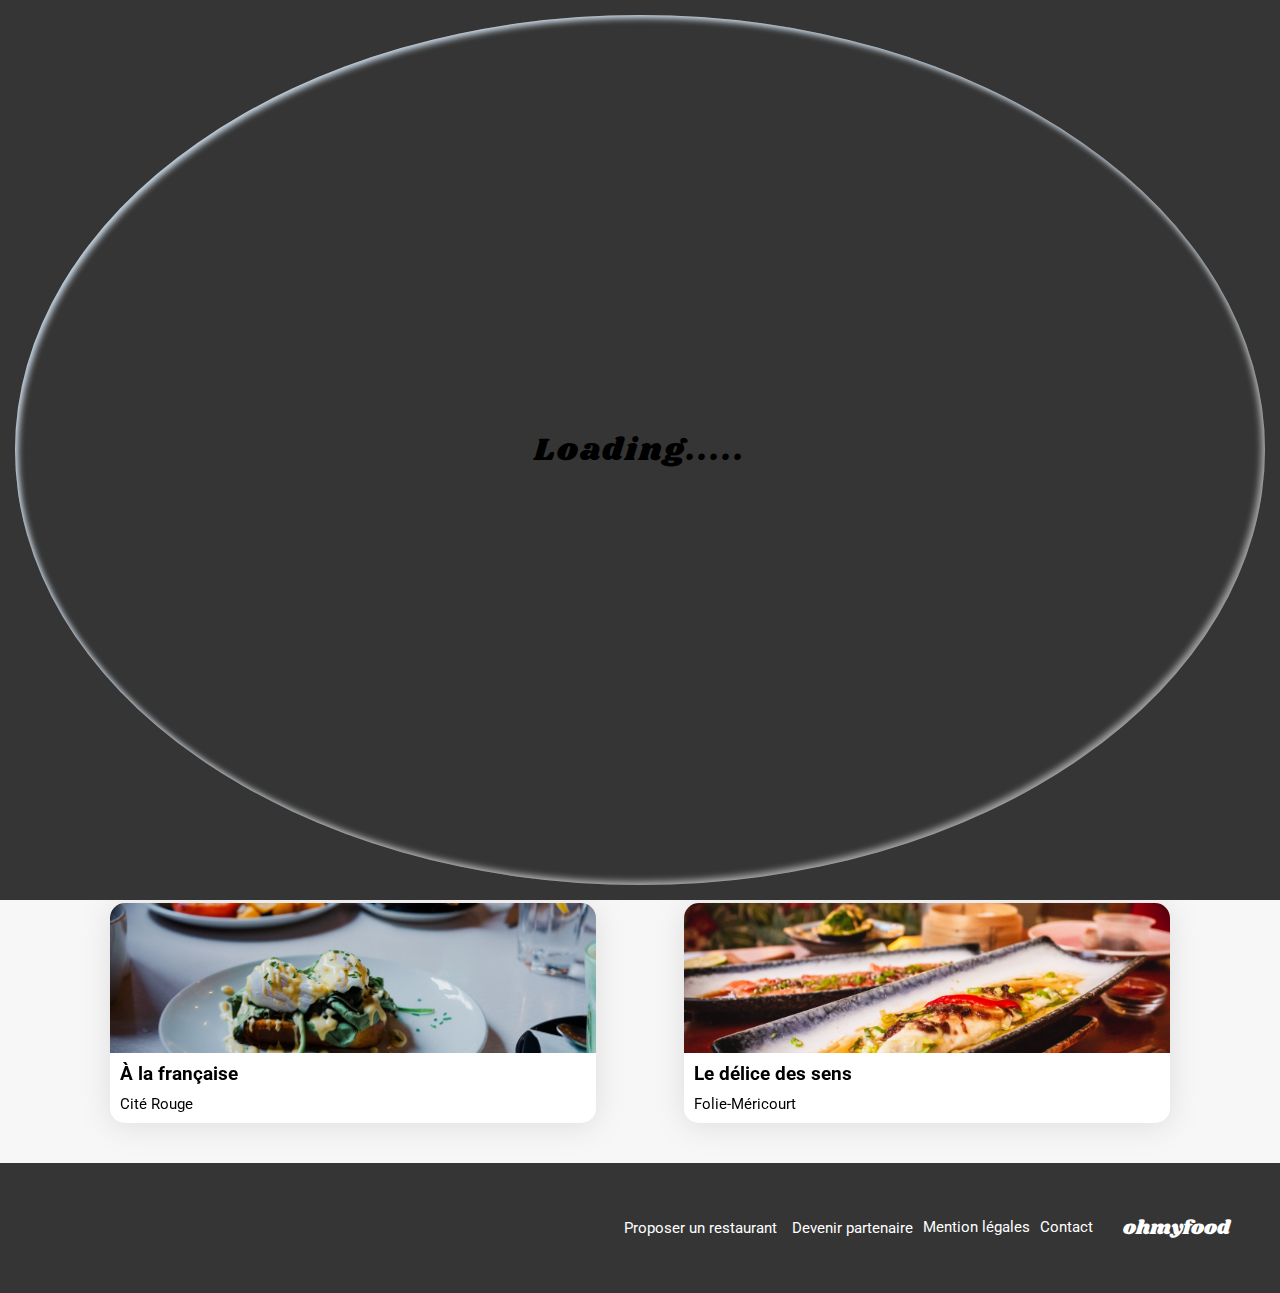
<file: index.html>
<!DOCTYPE html>
<html lang="fr">

<head>
    <meta charset="UTF-8">
    <meta http-equiv="X-UA-Compatible" content="IE=edge">
    <meta name="viewport" content="width=device-width, initial-scale=1.0">
    <title>Ohmyfood</title>
    <link rel="stylesheet" type="text/css" href="css/styles.css">
    <link rel="preconnect" href="https://fonts.googleapis.com">
    <link rel="preconnect" href="https://fonts.gstatic.com" crossorigin>
    <link href="https://fonts.googleapis.com/css2?family=Shrikhand&display=swap" rel="stylesheet">
    <link rel="preconnect" href="https://fonts.googleapis.com">
    <link rel="preconnect" href="https://fonts.gstatic.com" crossorigin>
    <link rel="preconnect" href="https://fonts.googleapis.com">
    <link rel="preconnect" href="https://fonts.gstatic.com" crossorigin>
    <link href="https://fonts.googleapis.com/css2?family=Roboto&display=swap" rel="stylesheet">
    <link rel="stylesheet" href="https://cdnjs.cloudflare.com/ajax/libs/font-awesome/6.2.1/css/all.min.css"
        integrity="sha512-MV7K8+y+gLIBoVD59lQIYicR65iaqukzvf/nwasF0nqhPay5w/9lJmVM2hMDcnK1OnMGCdVK+iQrJ7lzPJQd1w=="
        crossorigin="anonymous" referrerpolicy="no-referrer">
</head>

<body>
    <div class="loader">
        <div class="box-1">
        </div>
        <span>
            Loading.....
        </span>
        </div>
        <div class="content">
    <header>
        <nav class="logo_and_back">
            <img id="logo" src="images/logo/ohmyfood.png" alt="logo ohmyfood">
        </nav>
        <div class="localisation">
            <i class="fa-solid fa-location-dot"></i>
            <p>Paris, Belleville</p>
        </div>
    </header>
    <main>
        <section class="intro">
            <h1>Réservez le menu qui vous convient</h1>
            <p>Découvrez des restaurants d'exception, sélectionnés par nos soins.</p>
            <button>Explorer nos restaurants</button>
        </section>
        <section class="fonctionnement">
            <h2>Fonctionnement</h2>
            <ol class="fonctionnement_liste">
                <li>
                    <div class="icons_fonctionnement"><i class="fa-solid fa-mobile-screen-button"></i></div>
                    <p>Choissisez
                        un restaurant</p>
                </li>
                <li>
                    <div class="icons_fonctionnement"><i class="fa-solid fa-list-ul"></i></div>
                    <p>Composez votre menu</p>
                </li>
                <li>
                    <div class="icons_fonctionnement"><i class="fa-solid fa-store"></i></div>
                    <p>Dégustez au restaurant</p>
                </li>
            </ol>
        </section>
        <section id="restaurants">
            <h2>Restaurants</h2>
            <div class="cards">
                <article class="card la_palette_du_gout"> 
                    <div class="card-content">
                    <a href="lapalettedugout.html">
                        <div class="new_restaurant">
                            <p>Nouveau</p>
                        </div>
                        <img src="images/restaurants/jay-wennington-N_Y88TWmGwA-unsplash.jpg" alt="la palette du gout">
                            <div class="card-text">
                                <h3>La palette du goût</h3>
                                <p>Ménilmontant</p>
                            </div>
                    </a>
                    <div class="icon_card">
                        <i class="fa-solid fa-heart"></i>
                    </div>
            </div>
            </article>
                <article class="card la_note_enchantée">
                    <div class="card-content">
                    <a href="lanoteenchantee.html">
                    <div class="new_restaurant">
                        <p>Nouveau</p>
                    </div>
                    <img src="images/restaurants/stil-u2Lp8tXIcjw-unsplash.jpg" alt="la note enchantée">
                        <div class="card-text">
                            <h3>La note enchantée</h3>
                            <p>Charonne</p>
                        </div>
                    </a>
                        <div class="icon_card">
                            <i class="fa-solid fa-heart"></i>
                        </div>
                    </div>
                </article>
                <article class="card a_la_francaise">
                    <div class="card-content">
                    <a href="alafrancaise.html">
                    <img src="images/restaurants/toa-heftiba-DQKerTsQwi0-unsplash.jpg" alt="à la française">
                        <div class="card-text">
                            <h3>À la française</h3>
                            <p>Cité Rouge</p>
                        </div>
                    </a>
                        <div class="icon_card">
                            <i class="fa-solid fa-heart"></i>
                        </div>
                    </div>
                </article>
                <article class="card le_délices_des_sens">
                    <div class="card-content">
                    <a href="ledelicedessens.html">
                    <img src="images/restaurants/louis-hansel-shotsoflouis-qNBGVyOCY8Q-unsplash.jpg"
                        alt="le délice des sens">
                        <div class="card-text">
                            <h3>Le délice des sens</h3>
                            <p>Folie-Méricourt</p>
                        </div>
                    </a>
                        <div class="icon_card">
                            <i class="fa-solid fa-heart"></i>
                        </div>
                    </div>
                </article>
            
            </div>
        </section>
    </main>
    <footer>
        <h3>ohmyfood</h3>
        <div class="content_footer">
            <div class="footer_icons">
                <i class="fa-solid fa-utensils"></i>
                <p>Proposer un restaurant</p>
            </div>
            <div class="footer_icons">
                <i class="fa-solid fa-handshake-angle"></i>
                <p>Devenir partenaire</p>
            </div>
            <p>Mention légales</p>
            <p><a href="mailto:email@exemple.com?subject=Sujetdumessage">Contact</a></p>        </div>
    </footer>
        </div>
</body>


</html>
</file>
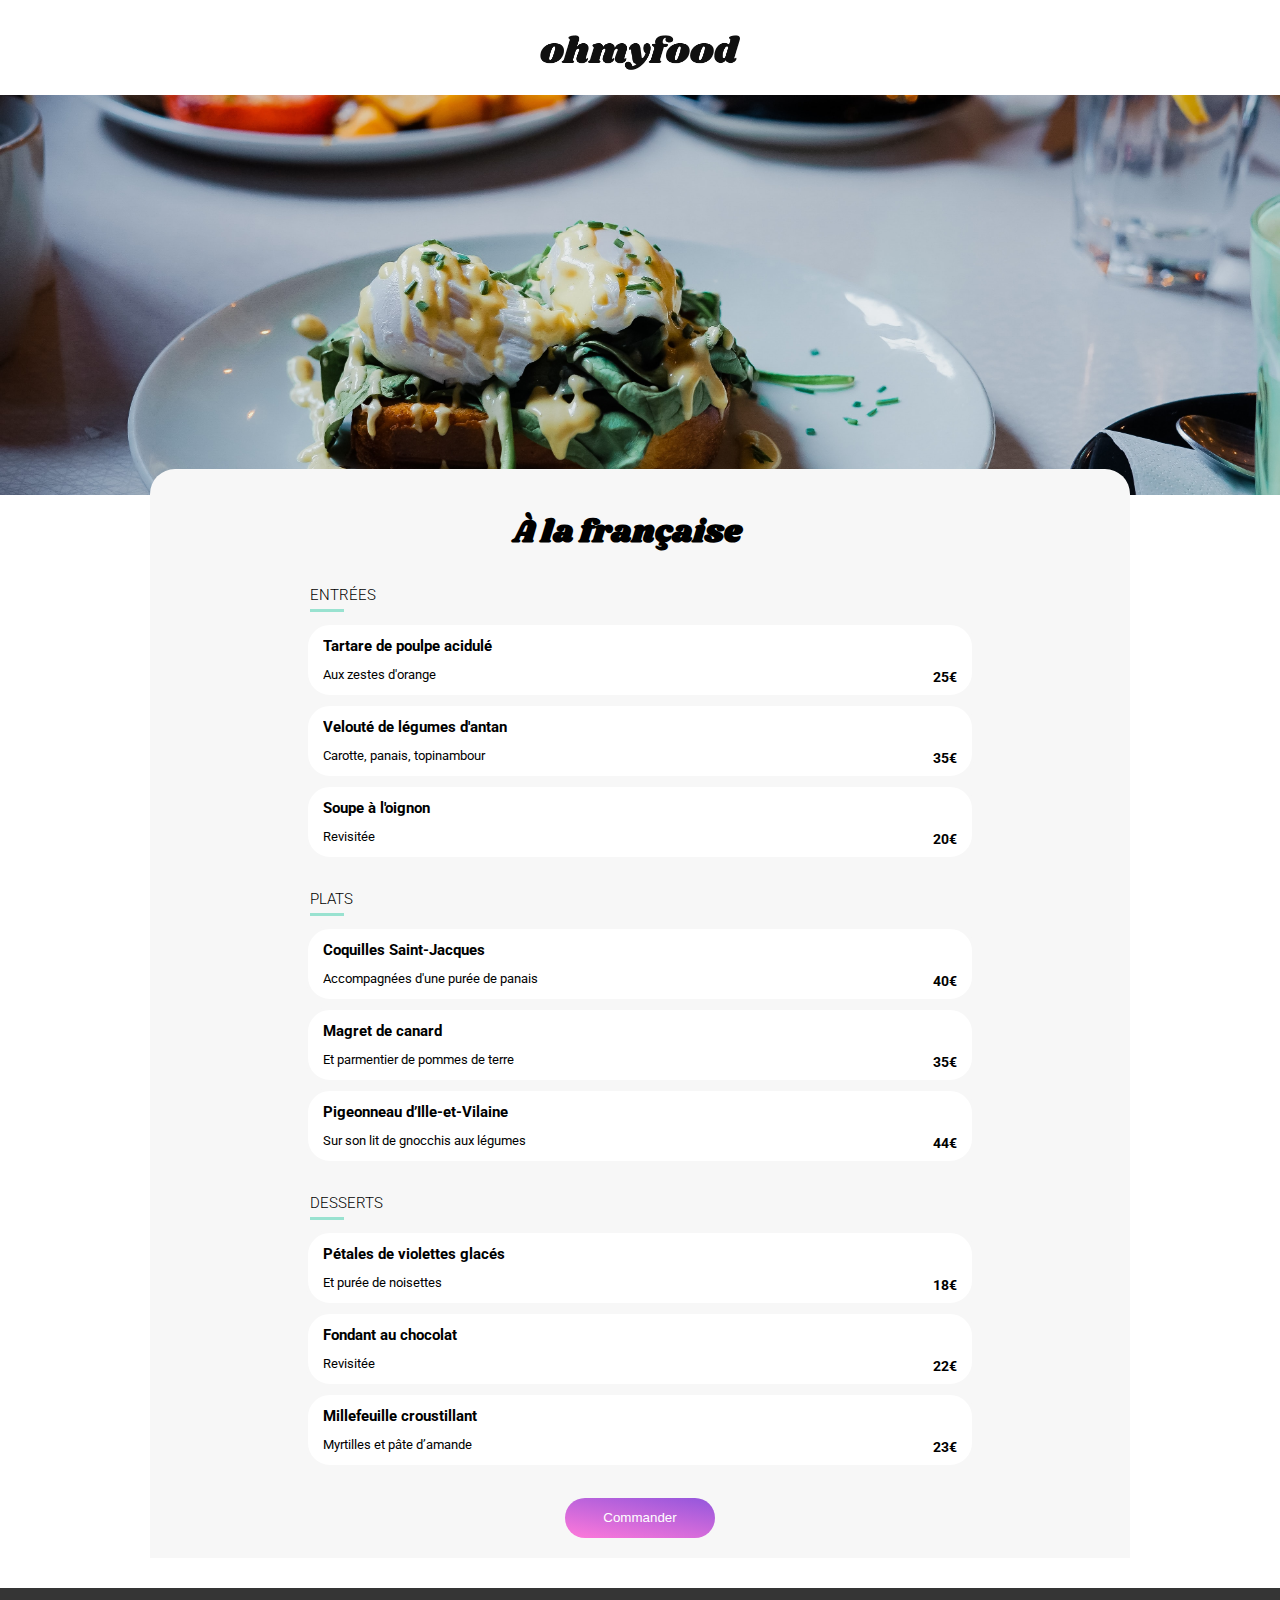
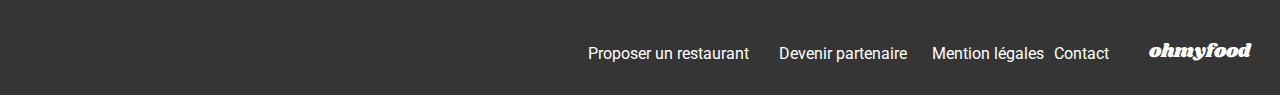
<file: alafrancaise.html>
<!DOCTYPE html>
<html lang="fr">
        <head>
            <meta charset="UTF-8">
            <meta http-equiv="X-UA-Compatible" content="IE=edge">
            <meta name="viewport" content="width=device-width, initial-scale=1.0">
            <title>Menu - À la française</title>
            <link rel="stylesheet" type="text/css" href="css/menus.css">
            <link rel="preconnect" href="https://fonts.googleapis.com">
            <link rel="preconnect" href="https://fonts.gstatic.com" crossorigin>
            <link href="https://fonts.googleapis.com/css2?family=Shrikhand&display=swap" rel="stylesheet">
            <link rel="preconnect" href="https://fonts.googleapis.com">
            <link rel="preconnect" href="https://fonts.gstatic.com" crossorigin>
            <link rel="preconnect" href="https://fonts.googleapis.com">
            <link rel="preconnect" href="https://fonts.gstatic.com" crossorigin>
            <link href="https://fonts.googleapis.com/css2?family=Roboto&display=swap" rel="stylesheet">
            <link rel="stylesheet" href="https://cdnjs.cloudflare.com/ajax/libs/font-awesome/6.2.1/css/all.min.css"
                integrity="sha512-MV7K8+y+gLIBoVD59lQIYicR65iaqukzvf/nwasF0nqhPay5w/9lJmVM2hMDcnK1OnMGCdVK+iQrJ7lzPJQd1w=="
                crossorigin="anonymous" referrerpolicy="no-referrer">
        </head>

<body>
    <header>
        <nav class="logo_and_back">
            <a href="index.html">
                <i class="fa-solid fa-arrow-left"></i></a>
            <div class="logo_header">
                <img id="logo" src="images/logo/ohmyfood.png" alt="logo ohmyfood">
            </div>
        </nav>
    </header>

    <main>
        <span>
            <img src="./images/restaurants/toa-heftiba-DQKerTsQwi0-unsplash.jpg" alt="la_palette_du_gout">
        </span>
        <section class="menus">
            <div class="name_restaurant">
                <h1>À la française</h1>
                <i class="fa-solid fa-heart"></i>
            </div>
            <article class="border_list">
                <h2>Entrées</h2>
            </article>
            <article class="card">
                <div class="description_menu">
                    <h3>Tartare de poulpe acidulé</h3>
                    <p>Aux zestes d'orange</p>
                </div>
                <div class="price_menu">
                    <span class="price_value">25<span class="euro">€</span></span>
                    <span class="logo_menu"><i class="fa-solid fa-circle-check"></i></span>
                </div>
            </article>
            <article class="card">
                <div class="description_menu">
                    <h3>Velouté de légumes d'antan</h3>
                    <p>Carotte, panais, topinambour</p>
                </div>
                <div class="price_menu">
                    <span class="price_value">35<span class="euro">€</span></span>
                    <span class="logo_menu"><i class="fa-solid fa-circle-check"></i></span>
                </div>
            </article>
            <article class="card">
                <div class="description_menu">
                    <h3>Soupe à l'oignon</h3>
                    <p>Revisitée</p>
                </div>
                <div class="price_menu">
                    <span class="price_value">20<span class="euro">€</span></span>
                    <span class="logo_menu"><i class="fa-solid fa-circle-check"></i></span>
                </div>
            </article>
            <article class="border_list">
                <h2>Plats</h2>
            </article>
            <article class="card">
                <div class="description_menu">
                    <h3>Coquilles Saint-Jacques</h3>
                    <p>Accompagnées d'une purée de panais</p>
                </div>
                <div class="price_menu">
                    <span class="price_value">40<span class="euro">€</span></span>
                    <span class="logo_menu"><i class="fa-solid fa-circle-check"></i></span>
                </div>
            </article>
            <article class="card">
                <div class="description_menu">
                    <h3>Magret de canard</h3>
                    <p>Et parmentier de pommes de terre</p>
                </div>
                <div class="price_menu">
                    <span class="price_value">35<span class="euro">€</span></span>
                    <span class="logo_menu"><i class="fa-solid fa-circle-check"></i></span>
                </div>
            </article>
            <article class="card">
                <div class="description_menu">
                    <h3>Pigeonneau d’Ille-et-Vilaine</h3>
                    <p>Sur son lit de gnocchis aux légumes</p>
                </div>
                <div class="price_menu">
                    <span class="price_value">44<span class="euro">€</span></span>
                    <span class="logo_menu"><i class="fa-solid fa-circle-check"></i></span>
                </div>
            </article>
            <article class="border_list">
                <h2>Desserts</h2>
            </article>
            <article class="card">
                <div class="description_menu">
                    <h3>Pétales de violettes glacés</h3>
                    <p>Et purée de noisettes</p>
                </div>
                <div class="price_menu">
                    <span class="price_value">18<span class="euro">€</span></span>
                    <span class="logo_menu"><i class="fa-solid fa-circle-check"></i></span>
                </div>
            </article>
            <article class="card">
                <div class="description_menu">
                    <h3>Fondant au chocolat</h3>
                    <p>Revisitée</p>
                </div>
                <div class="price_menu">
                    <span class="price_value">22<span class="euro">€</span></span>
                    <span class="logo_menu"><i class="fa-solid fa-circle-check"></i></span>
                </div>
            </article>
            <article class="card">
                <div class="description_menu">
                    <h3>Millefeuille croustillant</h3>
                    <p>Myrtilles et pâte d’amande</p>
                </div>
                <div class="price_menu">
                    <span class="price_value">23<span class="euro">€</span></span>
                    <span class="logo_menu"><i class="fa-solid fa-circle-check"></i></span>
                </div>
            </article>
            <div class="btn_commander">
                <button>Commander</button>
            </div>
        </section>
    </main>
    <footer>
        <h3>ohmyfood</h3>
        <div class="content_footer">
        <div class="footer_icons">
            <i class="fa-solid fa-utensils"></i>
            <p>Proposer un restaurant</p>
        </div>
        <div class="footer_icons">
            <i class="fa-solid fa-handshake-angle"></i>
            <p>Devenir partenaire</p>
        </div>
        <p>Mention légales</p>
        <p><a href="mailto:email@exemple.com?subject=Sujetdumessage">Contact</a></p>    </div>
    </footer>
</body>
</html>
</file>
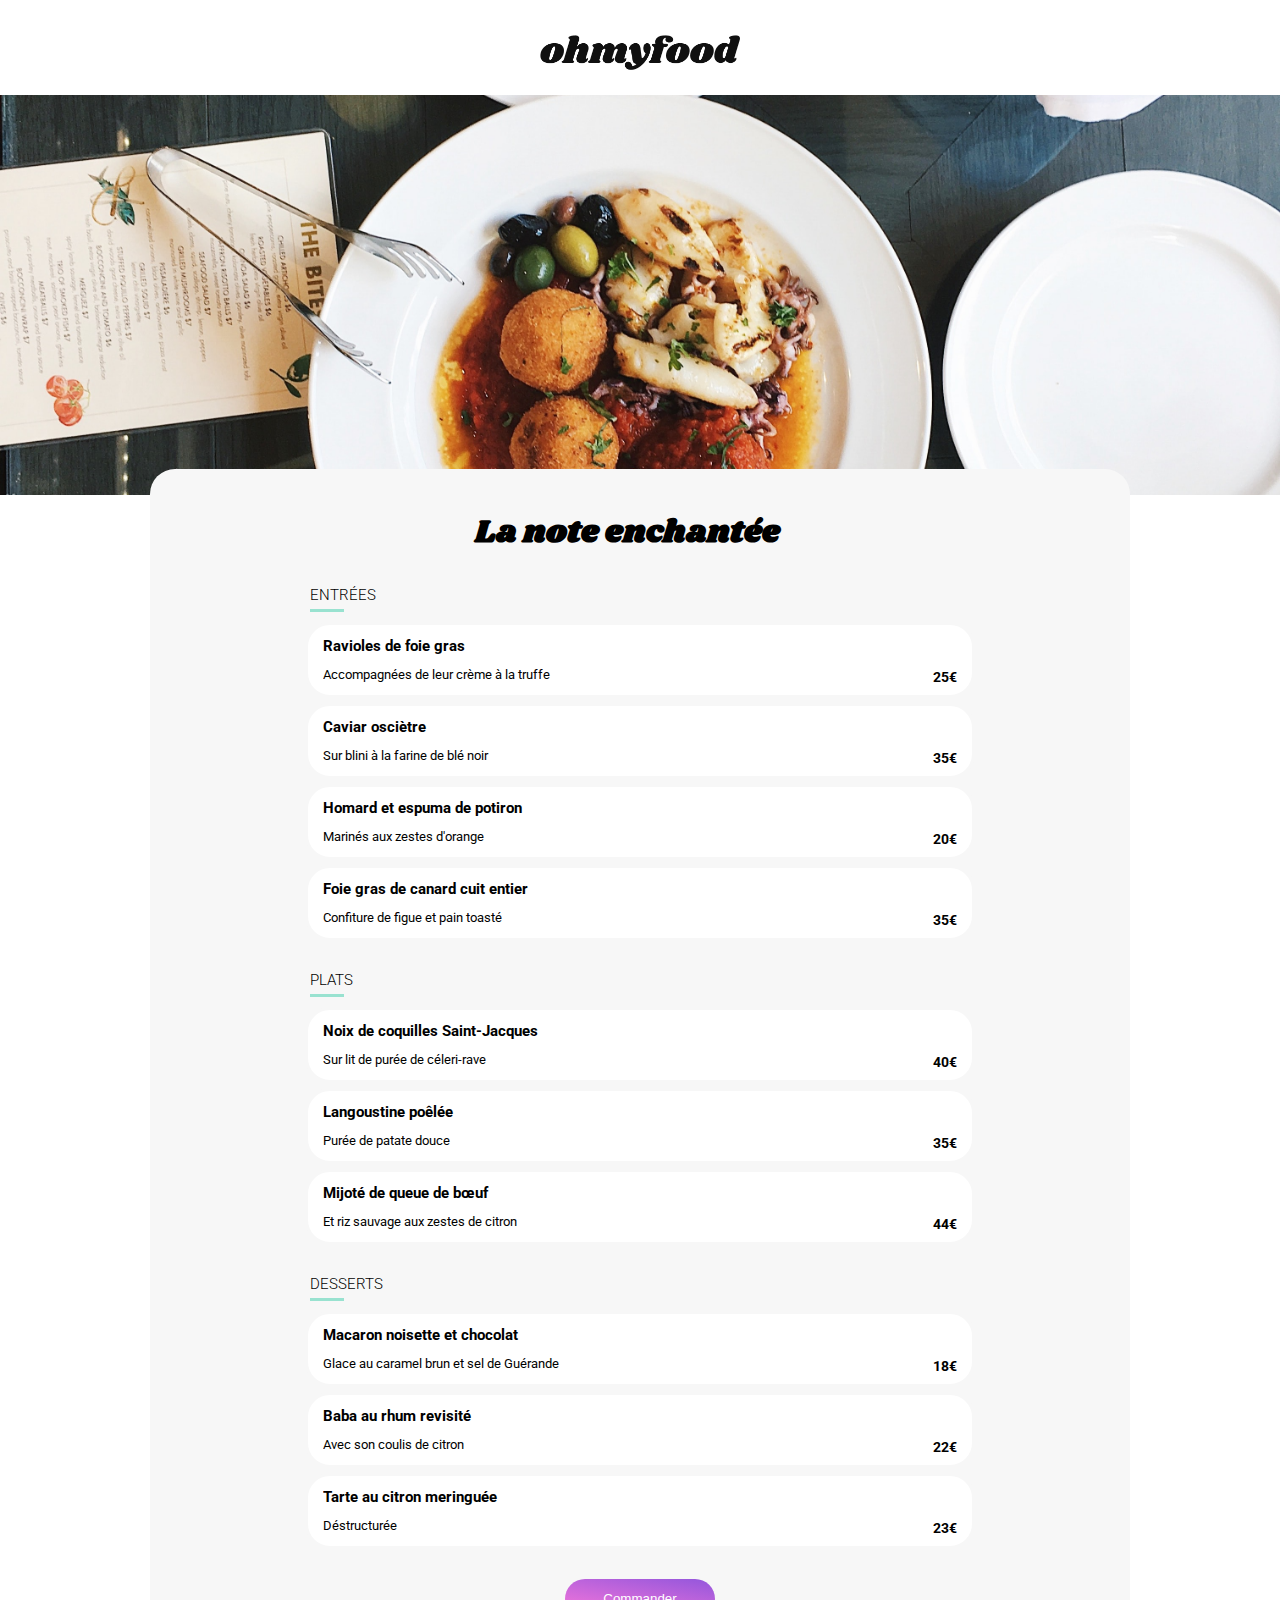
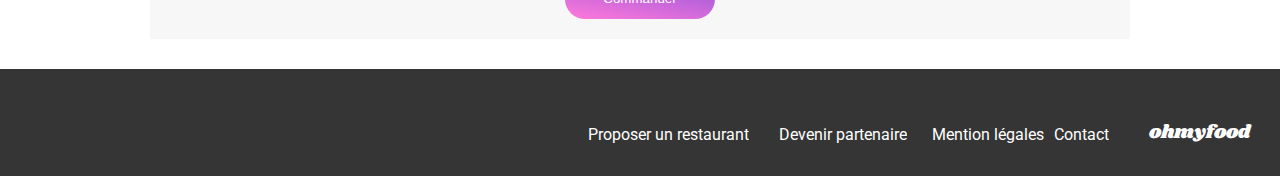
<file: lanoteenchantee.html>
<!DOCTYPE html>
<html lang="fr">

        <head>
            <meta charset="UTF-8">
            <meta http-equiv="X-UA-Compatible" content="IE=edge">
            <meta name="viewport" content="width=device-width, initial-scale=1.0">
            <title>Menu - La note enchantée</title>
            <link rel="stylesheet" type="text/css" href="css/menus.css">
            <link rel="preconnect" href="https://fonts.googleapis.com">
            <link rel="preconnect" href="https://fonts.gstatic.com" crossorigin>
            <link href="https://fonts.googleapis.com/css2?family=Shrikhand&display=swap" rel="stylesheet">
            <link rel="preconnect" href="https://fonts.googleapis.com">
            <link rel="preconnect" href="https://fonts.gstatic.com" crossorigin>
            <link rel="preconnect" href="https://fonts.googleapis.com">
            <link rel="preconnect" href="https://fonts.gstatic.com" crossorigin>
            <link href="https://fonts.googleapis.com/css2?family=Roboto&display=swap" rel="stylesheet">
            <link rel="stylesheet" href="https://cdnjs.cloudflare.com/ajax/libs/font-awesome/6.2.1/css/all.min.css"
                integrity="sha512-MV7K8+y+gLIBoVD59lQIYicR65iaqukzvf/nwasF0nqhPay5w/9lJmVM2hMDcnK1OnMGCdVK+iQrJ7lzPJQd1w=="
                crossorigin="anonymous" referrerpolicy="no-referrer">
        </head>

<body>
    <header>
        <nav class="logo_and_back">
            <a href="index.html">
                <i class="fa-solid fa-arrow-left"></i></a>
            <div class="logo_header">
                <img id="logo" src="images/logo/ohmyfood.png" alt="logo ohmyfood">
            </div>
        </nav>
    </header>

    <main>
        <span>
            <img src="./images/restaurants/stil-u2Lp8tXIcjw-unsplash.jpg" alt="la_palette_du_gout">
        </span>
        <section class="menus">
            <div class="name_restaurant">
                <h1>La note enchantée</h1>
                <i class="fa-solid fa-heart"></i>
            </div>
            <article class="border_list">
                <h2>Entrées</h2>
            </article>
            <article class="card">
                <div class="description_menu">
                    <h3>Ravioles de foie gras</h3>
                    <p>Accompagnées de leur crème à la truffe</p>
                </div>
                <div class="price_menu">
                    <span class="price_value">25<span class="euro">€</span>
                </span>
                    <span class="logo_menu"><i class="fa-solid fa-circle-check"></i></span>
                </div>
            </article>
            <article class="card">
                <div class="description_menu">
                    <h3>Caviar osciètre</h3>
                    <p>Sur blini à la farine de blé noir</p>
                </div>
                <div class="price_menu">
                    <span class="price_value">35<span class="euro">€</span></span>
                    <span class="logo_menu"><i class="fa-solid fa-circle-check"></i></span>
                </div>
            </article>
            <article class="card">
                <div class="description_menu">
                    <h3>Homard et espuma de potiron</h3>
                    <p>Marinés aux zestes d'orange</p>
                </div>
                <div class="price_menu">
                    <span class="price_value">20<span class="euro">€</span></span>
                    <span class="logo_menu"><i class="fa-solid fa-circle-check"></i></span>
                </div>
            </article>
            <article class="card">
                <div class="description_menu">
                    <h3>Foie gras de canard cuit entier</h3>
                    <p>Confiture de figue et pain toasté</p>
                </div>
                <div class="price_menu">
                    <span class="price_value">35<span class="euro">€</span></span>
                    <span class="logo_menu"><i class="fa-solid fa-circle-check"></i></span>
                </div>
            </article>
            <article class="border_list">
                <h2>Plats</h2>
            </article>
            <article class="card">
                <div class="description_menu">
                    <h3>Noix de coquilles Saint-Jacques</h3>
                    <p>Sur lit de purée de céleri-rave</p>
                </div>
                <div class="price_menu">
                    <span class="price_value">40<span class="euro">€</span></span>
                    <span class="logo_menu"><i class="fa-solid fa-circle-check"></i></span>
                </div>
            </article>
            <article class="card">
                <div class="description_menu">
                    <h3>Langoustine poêlée</h3>
                    <p>Purée de patate douce</p>
                </div>
                <div class="price_menu">
                    <span class="price_value">35<span class="euro">€</span></span>
                    <span class="logo_menu"><i class="fa-solid fa-circle-check"></i></span>
                </div>
            </article>
            <article class="card">
                <div class="description_menu">
                    <h3>Mijoté de queue de bœuf </h3>
                    <p>Et riz sauvage aux zestes de citron</p>
                </div>
                <div class="price_menu">
                    <span class="price_value">44<span class="euro">€</span></span>
                    <span class="logo_menu"><i class="fa-solid fa-circle-check"></i></span>
                </div>
            </article>
            <article class="border_list">
                <h2>Desserts</h2>
            </article>
            <article class="card">
                <div class="description_menu">
                    <h3>Macaron noisette et chocolat</h3>
                    <p>Glace au caramel brun et sel de Guérande</p>
                </div>
                <div class="price_menu">
                    <span class="price_value">18<span class="euro">€</span></span>
                    <span class="logo_menu"><i class="fa-solid fa-circle-check"></i></span>
                </div>
            </article>
            <article class="card">
                <div class="description_menu">
                    <h3>Baba au rhum revisité </h3>
                    <p>Avec son coulis de citron</p>
                </div>
                <div class="price_menu">
                    <span class="price_value">22<span class="euro">€</span></span>
                    <span class="logo_menu"><i class="fa-solid fa-circle-check"></i></span>
                </div>
            </article>
            <article class="card">
                <div class="description_menu">
                    <h3>Tarte au citron meringuée</h3>
                    <p>Déstructurée</p>
                </div>
                <div class="price_menu">
                    <span class="price_value">23<span class="euro">€</span></span>
                    <span class="logo_menu"><i class="fa-solid fa-circle-check"></i></span>
                </div>
            </article>
            <div class="btn_commander">
                <button>Commander</button>
            </div>
        </section>
    </main>
    <footer>
        <h3>ohmyfood</h3>
        <div class="content_footer">
        <div class="footer_icons">
            <i class="fa-solid fa-utensils"></i>
            <p>Proposer un restaurant</p>
        </div>
        <div class="footer_icons">
            <i class="fa-solid fa-handshake-angle"></i>
            <p>Devenir partenaire</p>
        </div>
        <p>Mention légales</p>
        <p><a href="mailto:email@exemple.com?subject=Sujetdumessage">Contact</a></p>
        </div>
    </footer>
</body>
</html>
</file>
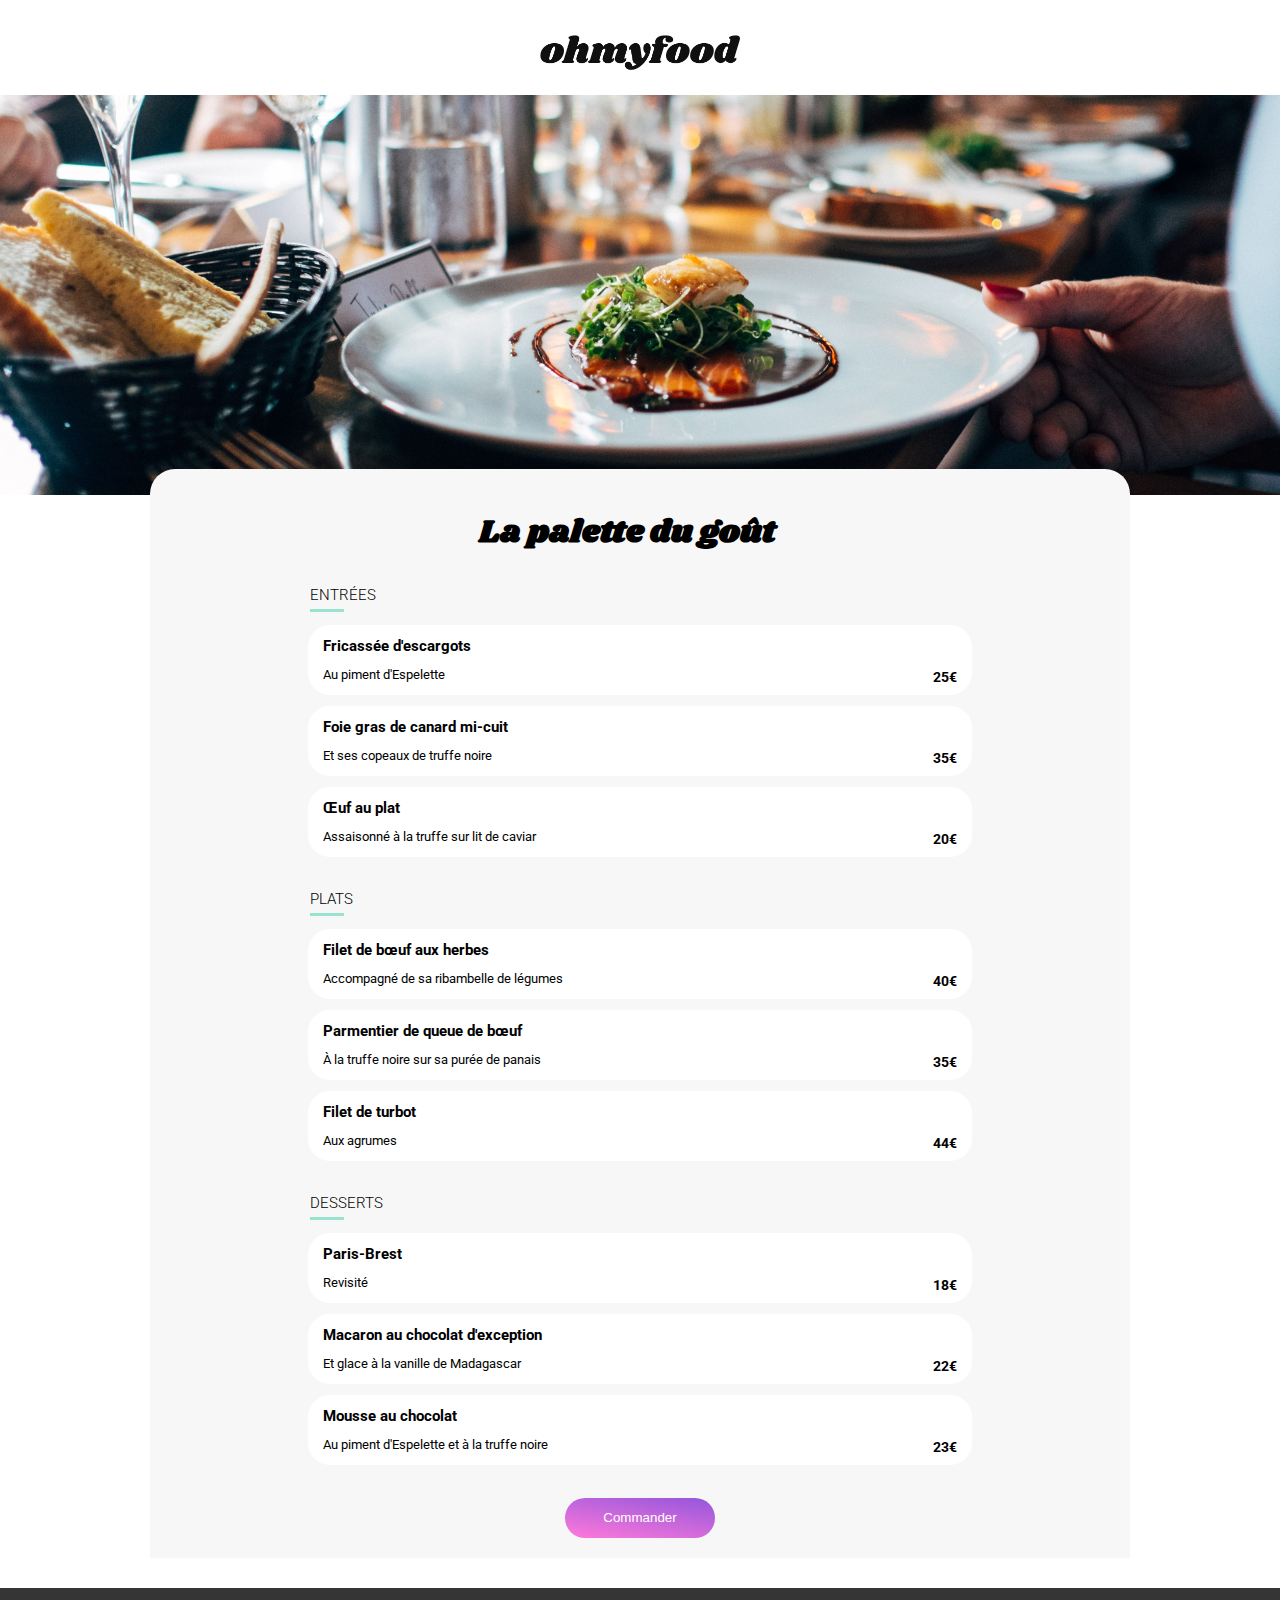
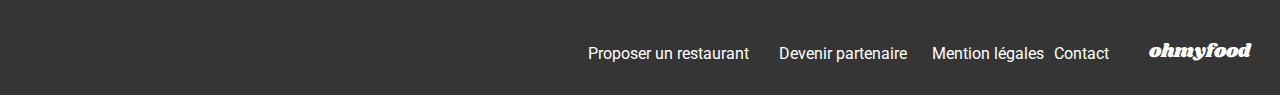
<file: lapalettedugout.html>
<!DOCTYPE html>
<html lang="fr">

<head>
    <meta charset="UTF-8">
    <meta http-equiv="X-UA-Compatible" content="IE=edge">
    <meta name="viewport" content="width=device-width, initial-scale=1.0">
    <title>Menu - La palette du goût</title>
    <link rel="stylesheet" type="text/css" href="css/menus.css">
    <link rel="preconnect" href="https://fonts.googleapis.com">
    <link rel="preconnect" href="https://fonts.gstatic.com" crossorigin>
    <link href="https://fonts.googleapis.com/css2?family=Shrikhand&display=swap" rel="stylesheet">
    <link rel="preconnect" href="https://fonts.googleapis.com">
    <link rel="preconnect" href="https://fonts.gstatic.com" crossorigin>
    <link rel="preconnect" href="https://fonts.googleapis.com">
    <link rel="preconnect" href="https://fonts.gstatic.com" crossorigin>
    <link href="https://fonts.googleapis.com/css2?family=Roboto&display=swap" rel="stylesheet">
    <link rel="stylesheet" href="https://cdnjs.cloudflare.com/ajax/libs/font-awesome/6.2.1/css/all.min.css"
        integrity="sha512-MV7K8+y+gLIBoVD59lQIYicR65iaqukzvf/nwasF0nqhPay5w/9lJmVM2hMDcnK1OnMGCdVK+iQrJ7lzPJQd1w=="
        crossorigin="anonymous" referrerpolicy="no-referrer">
</head>

<body>
    <header>
        <nav class="logo_and_back">
            <a href="index.html">
                <i class="fa-solid fa-arrow-left"></i></a>
            <div class="logo_header">
                <img id="logo" src="images/logo/ohmyfood.png" alt="logo ohmyfood">
            </div>
        </nav>
    </header>

    <main>
        <span>
            <img src="./images/restaurants/jay-wennington-N_Y88TWmGwA-unsplash.jpg" alt="la_palette_du_gout">
        </span>
        <section class="menus">
            <div class="name_restaurant">
                <h1>La palette du goût</h1>
                <i class="fa-solid fa-heart"></i>
            </div>
            <article class="border_list">
                <h2>Entrées</h2>
            </article>
            <article class="card">
                <div class="description_menu">
                    <h3>Fricassée d'escargots</h3>
                    <p>Au piment d'Espelette</p>
                </div>
                <div class="price_menu">
                    <span class="price_value">25<span class="euro">€</span></span>
                    <span class="logo_menu"><i class="fa-solid fa-circle-check"></i></span>
                </div>
            </article>
            <article class="card">
                <div class="description_menu">
                    <h3>Foie gras de canard mi-cuit</h3>
                    <p>Et ses copeaux de truffe noire</p>
                </div>
                <div class="price_menu">
                    <span class="price_value">
                        35<span class="euro">€</span></span>
                    <span class="logo_menu"><i class="fa-solid fa-circle-check"></i></span>
                </div>
            </article>
            <article class="card">
                <div class="description_menu">
                    <h3>Œuf au plat</h3>
                    <p>Assaisonné à la truffe sur lit de caviar</p>
                </div>
                <div class="price_menu">
                    <span class="price_value">20<span class="euro">€</span></span>
                    <span class="logo_menu"><i class="fa-solid fa-circle-check"></i></span>
                </div>
            </article>
            <article class="border_list">
                <h2>Plats</h2>
            </article>
            <article class="card">
                <div class="description_menu">
                    <h3>Filet de bœuf aux herbes</h3>
                    <p>Accompagné de sa ribambelle de légumes</p>
                </div>
                <div class="price_menu">
                    <span class="price_value">40<span class="euro">€</span></span>
                    <span class="logo_menu"><i class="fa-solid fa-circle-check"></i></span>
                </div>
            </article>
            <article class="card">
                <div class="description_menu">
                    <h3>Parmentier de queue de bœuf</h3>
                    <p>À la truffe noire sur sa purée de panais</p>
                </div>
                <div class="price_menu">
                    <span class="price_value">35<span class="euro">€</span></span>
                    <span class="logo_menu"><i class="fa-solid fa-circle-check"></i></span>
                </div>
            </article>
            <article class="card">
                <div class="description_menu">
                    <h3>Filet de turbot</h3>
                    <p>Aux agrumes</p>
                </div>
                <div class="price_menu">
                    <span class="price_value">44<span class="euro">€</span></span>
                    <span class="logo_menu"><i class="fa-solid fa-circle-check"></i></span>
                </div>
            </article>
            <article class="border_list">
                <h2>Desserts</h2>
            </article>
            <article class="card">
                <div class="description_menu">
                    <h3>Paris-Brest</h3>
                    <p>Revisité</p>
                </div>
                <div class="price_menu">
                    <span class="price_value">18<span class="euro">€</span></span>
                    <span class="logo_menu"><i class="fa-solid fa-circle-check"></i></span>
                </div>
            </article>
            <article class="card">
                <div class="description_menu">
                    <h3>Macaron au chocolat d'exception </h3>
                    <p>Et glace à la vanille de Madagascar</p>
                </div>
                <div class="price_menu">
                    <span class="price_value">22<span class="euro">€</span></span>
                    <span class="logo_menu"><i class="fa-solid fa-circle-check"></i></span>
                </div>
            </article>
            <article class="card">
                <div class="description_menu">
                    <h3>Mousse au chocolat </h3>
                    <p>Au piment d'Espelette et à la truffe noire</p>
                </div>
                <div class="price_menu">
                    <span class="price_value">23<span class="euro">€</span></span>
                    <span class="logo_menu"><i class="fa-solid fa-circle-check"></i></span>
                </div>
            </article>
            <div class="btn_commander">
                <button>Commander</button>
            </div>
        </section>
    </main>
    <footer>
        <h3>ohmyfood</h3>
        <div class="content_footer">
        <div class="footer_icons">
            <i class="fa-solid fa-utensils"></i>
            <p>Proposer un restaurant</p>
        </div>
        <div class="footer_icons">
            <i class="fa-solid fa-handshake-angle"></i>
            <p>Devenir partenaire</p>
        </div>
        <p>Mention légales</p>
        <p><a href="mailto:email@exemple.com?subject=Sujetdumessage">Contact</a></p>
        </div>
    </footer>
</body>

</html>
</file>
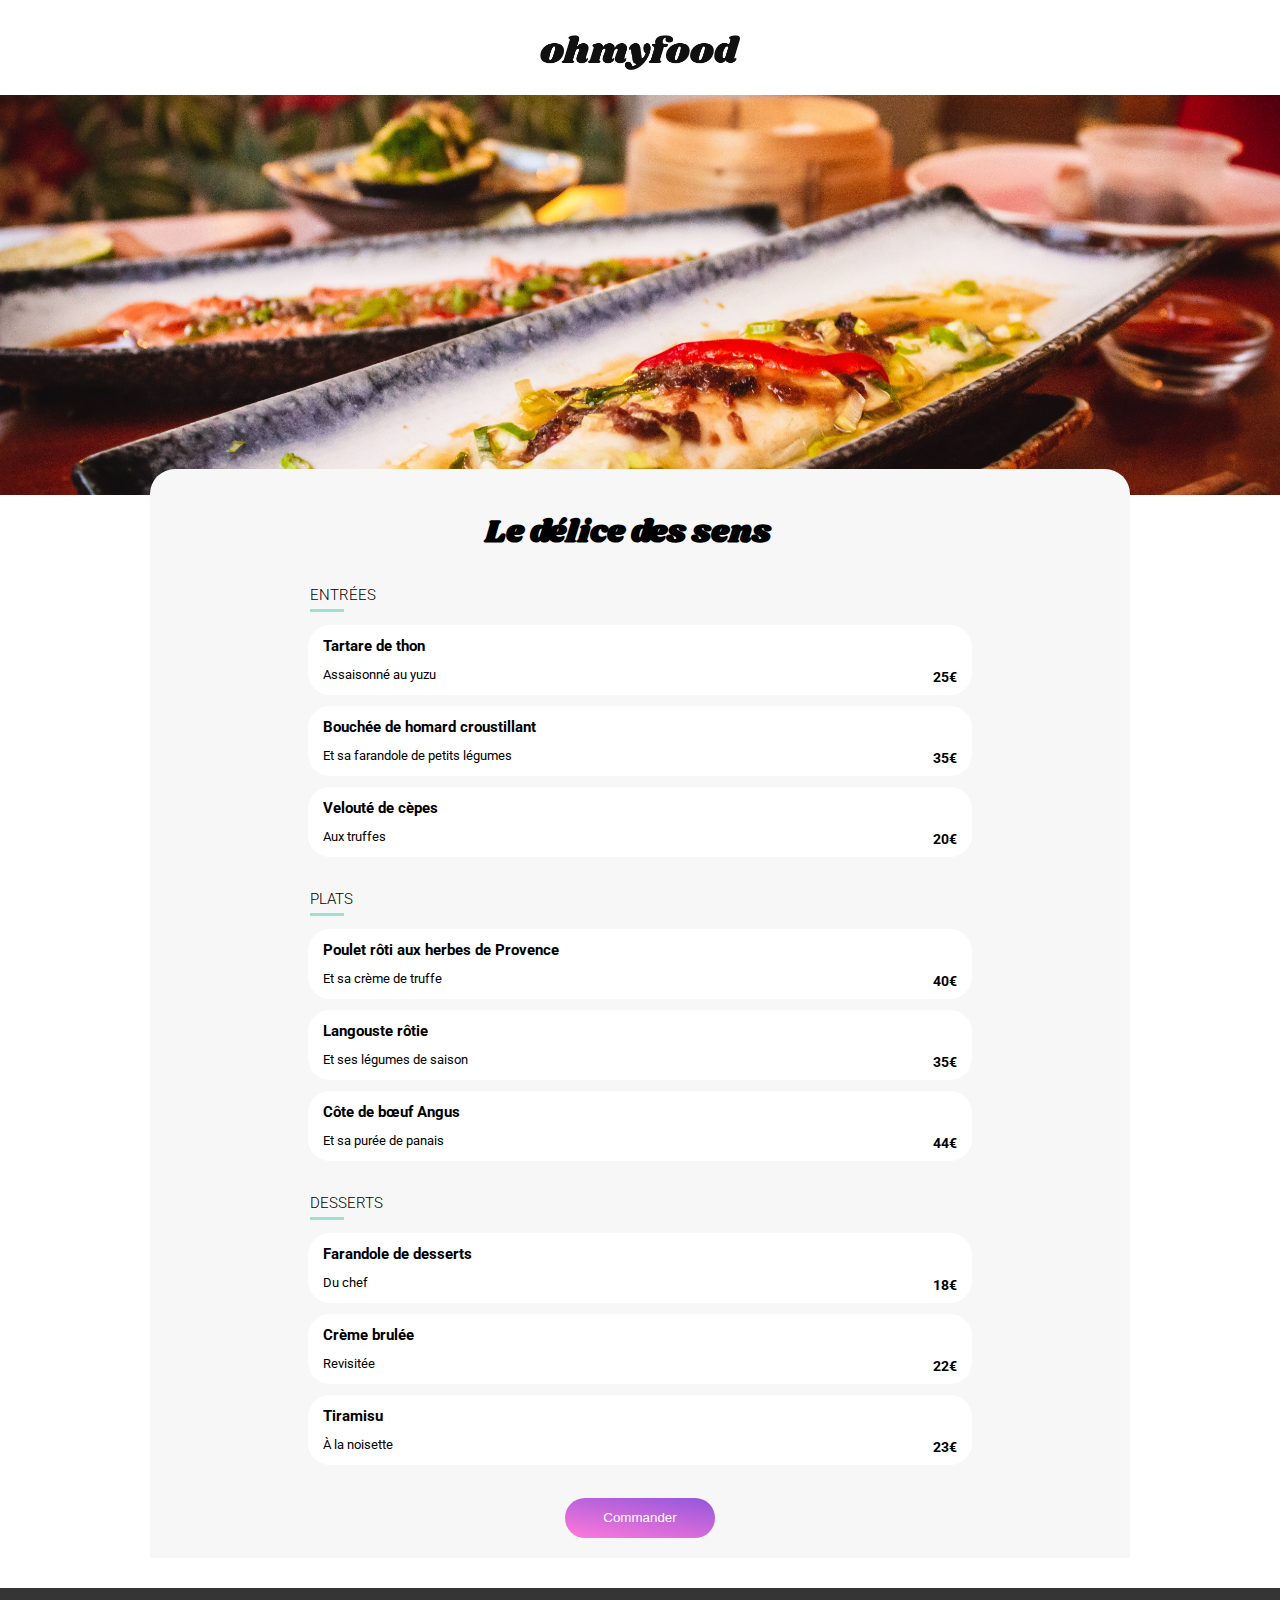
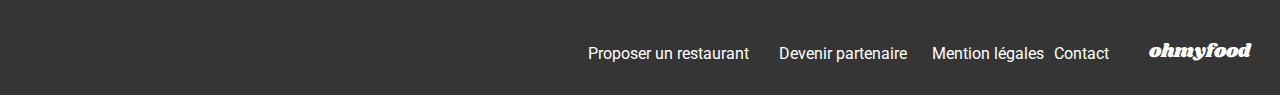
<file: ledelicedessens.html>
<!DOCTYPE html>
<html lang="fr">
        <head>
            <meta charset="UTF-8">
            <meta http-equiv="X-UA-Compatible" content="IE=edge">
            <meta name="viewport" content="width=device-width, initial-scale=1.0">
            <title>Menu - Le délice des sens</title>
            <link rel="stylesheet" type="text/css" href="css/menus.css">
            <link rel="preconnect" href="https://fonts.googleapis.com">
            <link rel="preconnect" href="https://fonts.gstatic.com" crossorigin>
            <link href="https://fonts.googleapis.com/css2?family=Shrikhand&display=swap" rel="stylesheet">
            <link rel="preconnect" href="https://fonts.googleapis.com">
            <link rel="preconnect" href="https://fonts.gstatic.com" crossorigin>
            <link rel="preconnect" href="https://fonts.googleapis.com">
            <link rel="preconnect" href="https://fonts.gstatic.com" crossorigin>
            <link href="https://fonts.googleapis.com/css2?family=Roboto&display=swap" rel="stylesheet">
            <link rel="stylesheet" href="https://cdnjs.cloudflare.com/ajax/libs/font-awesome/6.2.1/css/all.min.css"
                integrity="sha512-MV7K8+y+gLIBoVD59lQIYicR65iaqukzvf/nwasF0nqhPay5w/9lJmVM2hMDcnK1OnMGCdVK+iQrJ7lzPJQd1w=="
                crossorigin="anonymous" referrerpolicy="no-referrer">
        </head>

<body>
    <header>
        <nav class="logo_and_back">
            <a href="index.html">
                <i class="fa-solid fa-arrow-left"></i></a>
            <div class="logo_header">
                <img id="logo" src="images/logo/ohmyfood.png" alt="logo ohmyfood">
            </div>
        </nav>
    </header>

    <main>
        <span>
            <img src="./images/restaurants/louis-hansel-shotsoflouis-qNBGVyOCY8Q-unsplash.jpg" alt="la_palette_du_gout">
        </span>
        <section class="menus">
            <div class="name_restaurant">
                <h1>Le délice des sens</h1>
                <i class="fa-solid fa-heart"></i>
            </div>
            <article class="border_list">
                <h2>Entrées</h2>
            </article>
            <article class="card">
                <div class="description_menu">
                    <h3>Tartare de thon</h3>
                    <p>Assaisonné au yuzu</p>
                </div>
                 <div class="price_menu">
                    <span class="price_value">25<span class="euro">€</span></span>
                    <span class="logo_menu"><i class="fa-solid fa-circle-check"></i></span>
                </div>
            </article>
            <article class="card">
                <div class="description_menu">
                    <h3>Bouchée de homard croustillant</h3>
                    <p>Et sa farandole de petits légumes</p>
                </div>
                <div class="price_menu">
                    <span class="price_value">
                        35<span class="euro">€</span></span>
                    <span class="logo_menu"><i class="fa-solid fa-circle-check"></i></span>
                </div>
            </article>
            <article class="card">
                <div class="description_menu">
                    <h3>Velouté de cèpes</h3>
                    <p>Aux truffes</p>
                </div>
                <div class="price_menu">
                    <span class="price_value">20<span class="euro">€</span></span>
                    <span class="logo_menu"><i class="fa-solid fa-circle-check"></i></span>
                </div>
            </article>
            <article class="border_list">
                <h2>Plats</h2>
            </article>
            <article class="card">
                <div class="description_menu">
                    <h3>Poulet rôti aux herbes de Provence</h3>
                    <p>Et sa crème de truffe</p>
                </div>
                <div class="price_menu">
                    <span class="price_value">40<span class="euro">€</span></span>
                    <span class="logo_menu"><i class="fa-solid fa-circle-check"></i></span>
                </div>
            </article>
            <article class="card">
                <div class="description_menu">
                    <h3>Langouste rôtie</h3>
                    <p>Et ses légumes de saison</p>
                </div>
                <div class="price_menu">
                    <span class="price_value">
                        35<span class="euro">€</span></span>
                    <span class="logo_menu"><i class="fa-solid fa-circle-check"></i></span>
                </div>
            </article>
            <article class="card">
                <div class="description_menu">
                    <h3>Côte de bœuf Angus </h3>
                    <p>Et sa purée de panais</p>
                </div>
                <div class="price_menu">
                    <span class="price_value">44<span class="euro">€</span></span>
                    <span class="logo_menu"><i class="fa-solid fa-circle-check"></i></span>
                </div>
            </article>
            <article class="border_list">
                <h2>Desserts</h2>
            </article>
            <article class="card">
                <div class="description_menu">
                    <h3>Farandole de desserts</h3>
                    <p>Du chef</p>
                </div>
                <div class="price_menu">
                    <span class="price_value">18<span class="euro">€</span></span>
                    <span class="logo_menu"><i class="fa-solid fa-circle-check"></i></span>
                </div>
            </article>
            <article class="card">
                <div class="description_menu">
                    <h3>Crème brulée</h3>
                    <p>Revisitée</p>
                </div>
                <div class="price_menu">
                    <span class="price_value">22<span class="euro">€</span></span>
                    <span class="logo_menu"><i class="fa-solid fa-circle-check"></i></span>
                </div>
            </article>
            <article class="card">
                <div class="description_menu">
                    <h3>Tiramisu</h3>
                    <p>À la noisette</p>
                </div>
                <div class="price_menu">
                    <span class="price_value">23<span class="euro">€</span></span>
                    <span class="logo_menu"><i class="fa-solid fa-circle-check"></i></span>
                </div>
            </article>
            <div class="btn_commander">
                <button>Commander</button>
            </div>
        </section>
    </main>
    <footer>
        <h3>ohmyfood</h3>
        <div class="content_footer">
        <div class="footer_icons">
            <i class="fa-solid fa-utensils"></i>
            <p>Proposer un restaurant</p>
        </div>
        <div class="footer_icons">
            <i class="fa-solid fa-handshake-angle"></i>
            <p>Devenir partenaire</p>
        </div>
        <p>Mention légales</p>
        <p><a href="mailto:email@exemple.com?subject=Sujetdumessage">Contact</a></p>    </div>
    </footer>
</body>
</html>
</file>
<file: css/styles.css>
/* loader */
.loader {
    position: fixed;
    top: 0;
    left: 0;
    height: 100%;
    width: 100%;
    background-color: #353535;
    display: flex;
    justify-content: center;
    align-items: center;
    /* au-dessus de tout le reste du contenu */
    z-index: 9999;
    /* rendre le loader progressivement invisible */
    animation: loader 2s ease-in 1s both ;
}

/* Keyframes pour l'animation du loader */
  @keyframes loader{
    from{
        opacity: 1;
        transform: scale(1);
    }
    to{
        opacity: 0.9;
        visibility: hidden;
        transform: scale(0);
    }
  }
  
/* boîte du loader */
  .box-1 {
    height: 300px;
    width: 300px;
    border-radius: 50%;
    background-image: linear-gradient(190deg, #9356DC, #FF79DA);
    /* Ombre pour donner de la profondeur */
    box-shadow: rgba(17, 17, 26, 0.1) 0px 1px 0px, rgba(17, 17, 26, 0.1) 0px 8px 24px, rgba(17, 17, 26, 0.1) 0px 16px 48px;
    /* rotation continue */
    animation: rotate 5s linear infinite;
  }
  
/* Keyframes pour l'animation de rotation */
  @keyframes rotate {
    0% {
      transform: rotate(0deg);
    }
    100% {
      transform: rotate(360deg);
    }
  }
  
/* Pseudo-élément pour ajouter un fond intérieur à la boîte */
  .box-1::before {
    content: '';
    position: absolute;
    inset: 15px;
    /* Fond noir pour le contraste */
    background: #353535;
    border-radius: 50%;
    box-shadow: rgb(204, 219, 232) 3px 3px 6px 0px inset, rgba(255, 255, 255, 0.5) -3px -3px 6px 1px inset;
  }
  
/* texte loader */
  .loader span {
    position: absolute;
    font-family: 'Shrikhand', cursive;
    letter-spacing: 2px;
    font-size: 2rem;
    /* Animation pour faire clignoter le texte */
    animation: text-animate412 3s linear infinite;
  }

/* Keyframes pour l'animation du texte */ 
  @keyframes text-animate412 {
  
    10% {
      opacity: 1;
    }
    100% {
      opacity: 0;
    }
  }

/* body */
body {
    font-family: 'Roboto', sans-serif;
    margin: 0;
}

:root {
    --menu-color: #F7F7F7;
    --main-bg-color: #9356DC;
    --filter-bg-color: #FF79DA;
}

/*header*/
header {
  margin-top: 10px;
}

.logo_and_back{
    display: flex;
    justify-content: center;
}

#logo {
    margin: 10px;
    width: 45%;
}

.localisation{
    height: 50px;
    display: flex;
    align-items: center;
    justify-content: center;
    background-color: #EAEAEA;
    color: #353535;
    font-size:20px;
}

/* section intro */
.intro {
    display: flex;
    flex-direction: column;
    align-items: center;
    background-color: var(--menu-color);
    padding-top: 30px;
}

.intro p, h1{
    margin: 5px;
    width: 75%;
    text-align: center;
}

.intro p {
    width: 80%;
}


p {
    font-size: 15px;
}

button{
    margin-top: 10px;
    border-radius: 20px;
    border: none;
    background: linear-gradient(190deg, #9356DC, #FF79DA);
    color: white;
    padding: 10px;
    margin-bottom: 30px;
}

button:hover {
    opacity: 0.8;
    transition: 0.5s;
    filter: drop-shadow(0px 3px 5px rgba(0, 0, 0, 0.5));
  }

/* section fonctionnement */
.fonctionnement_liste {
    padding: 0;
    margin-bottom: 50px;
}

ol li{
    counter-increment: compteur;
  }

ol li::before{
    content: counters(compteur, "") " ";
    background-color: #9356DC;
    color: white;
    border: solid;
    position: absolute;
    left: 5px;
    border-radius: 50%;
    width: 25px;
    height: 25px;
    display: flex;
    align-items: center;
    justify-content: center;
    font-size: 13px;
}


li {
    display: flex;
    padding-left: 30px;
    margin: 20px;
    border-radius: 15px;
    height: 60px;
    align-items: center;
    background-color: #F6F6F6;
}

.icons_fonctionnement {
    padding-left: 5px;
}

/* icons liste */
.fa-mobile-screen-button, .fa-list-ul{
    color: #7e7e7e;
}
.fa-store{
    color: #9356DC;
}

/* section restaurants */
#restaurants {
    padding-top: 20px;
    padding-bottom: 50px;
    background-color: var(--menu-color);
}

section h2 {
    margin-left: 15px;
    margin-bottom: 10px;
}

a {
    display: flex;
    text-decoration: none;
    color: #000000;
    width: 100%;
    flex-direction: column;
}

.card {
    position: relative;
    margin: 20px 10px;
    border-radius: 15px;
    background-color: white;
    filter: drop-shadow(0px 3px 15px rgba(0, 0, 0, 0.1));
}

.new_restaurant{
    position: absolute;
    background-color: #99E2D0;
    right: 15px;
    top: 15px;
    border-radius: 2px;
    z-index: 1;
}

.new_restaurant p{
    color: #008766;
    margin: 7px;
}

.card img {
    position: relative;
    height: 150px;
    object-fit: cover;
    border-top-right-radius: 15px;
    border-top-left-radius: 15px;
}

.card h3,
p {
    margin-left: 15px;
    margin: 10px;
}

.fa-heart {
    cursor: pointer;
    font-size: 20px;
    right: 20px;
    bottom: 30px;
    position: absolute;
}

.fa-heart:hover {
    background: linear-gradient(to bottom, #9356DC, #FF79CD);
    background-clip: text;
    -webkit-background-clip: text;
    -webkit-text-fill-color: transparent;
}

.fa-heart:not(:hover) {
    font-weight: 100;
    color: black;
}



/* footer */
footer {
    background-color: #353535;
    padding: 20px;
}

footer h3 {
    font-family: 'Shrikhand', cursive;
    color: #FFFFFF;
    font-size: 20px;
    font-weight: 400;
    margin: 0;
}

footer a{
    color: #FFFFFF;
}

footer p {
    margin: 5px;
    margin-left: 0;
    color: #FFFFFF;
}

/* icons footer */
.fa-utensils {
    margin-right: 10px;
}

.fa-handshake-angle {
    margin-right: 5px;
}

.footer_icons {
    display: flex;
    align-items: center;
}

footer .fa-solid {
    color: #F7F7F7;
}



/* responsive tablette */
@media screen and (min-width: 768px) {

    section{
        padding: 0px 30px ;
    }

    #logo{
        margin: 25px;
        width: 200px;
    }

    .fonctionnement{
        padding-top: 20px;
    }

    .fonctionnement_liste{
        margin-bottom: 15px;
        width: 100%;
    }

    section ol{
        display: flex;
    }

    ol li::before{
        position:relative;
        left: -13px;
    }

    li{
        padding: 0;
        width: 100%;
        margin: 10px;
    }

    .cards{
        display: flex;
        flex-wrap: wrap;
        justify-content: space-between;
    }

    article {
        width: 45%;
    }

    #restaurants{
        padding-bottom: 20px;
    }

    footer{
        display: flex;
        flex-direction: row-reverse;
        padding: 50px;
    }

    footer p{
        margin-right: 10px;
    }

    .content_footer{
        display: flex;
        padding-right: 20px;
    }
}

/* responsive pc */
@media screen and (min-width: 1024px) {
    
        section {
            padding: 0px 100px;
        }

        li{
            margin: 30px;
        }
    }
    
/* responsive pc large */
@media screen and (min-width: 1440px) {
  
    section{
        padding: 0px 200px;
    }

    .content_footer{
        padding-right: 80px;
    }
}
</file>
<file: css/menus.css>
/* body */
body {
    font-family: 'Roboto', sans-serif;
    margin: 0;
}

main {
    background-color: #F7F7F7;
}

/* header */
header {
    margin-top: 10px;
}

.logo_and_back {
    display: flex;
    align-items: center;
    justify-content: center;
}

.logo_header {
    display: flex;
    justify-content: center;
    width: 80%;
}

#logo {
    margin: 10px;
    width: 45%;
}

.fa-arrow-left::before {
    color: #353535;
    font-size: 22px;
}

/* image restaurant */
span img {
    height: 215px;
    width: 100%;
    object-fit: cover;
}

/* section */
.menus {
    background-color: #F7F7F7;
    border-top-right-radius: 25px;
    border-top-left-radius: 25px;
    padding-top: 20px;
    padding-bottom: 30px;
    position: relative;
    bottom: 30px;
}

.name_restaurant {
    display: flex;
    justify-content: space-between;
    align-items: center;
    margin: 0px 10px;
}

/* icon coeur */
.fa-heart {
    font-size: 20px;
    cursor: pointer;
    margin-right: 15px;
}

/* survole du cœur */
.fa-heart:hover {
    background: linear-gradient(to bottom, #9356DC, #FF79CD);
    background-clip: text;
    -webkit-background-clip: text;
    -webkit-text-fill-color: transparent;
}

/* ne survole pas le cœur */
.fa-heart:not(:hover) {
    font-weight: 100;
    color: black;
}

/* titres */
h1 {
    font-family: 'Shrikhand';
    margin: 0;
    margin-left: 10px;
}

h2 {
    margin-top: 30px;
    margin-bottom: 5px;
    text-transform: uppercase;
    font-size: 15px;
    font-weight: 300;
}

h3 {
    font-size: 15px;
}

/* composition menu */
.border_list {
    border-bottom: solid #99E2D0;
    width: 10%;
    margin-left: 10px;
}

/* plats */
.card {
    display: flex;
    border: solid #F7F7F7;
    background-color: #FFFFFF;
    border-radius: 25px;
    margin: 5px;
    height: 70px;
    cursor: pointer;
    animation-name: appear;
    animation-duration: 5s;
    animation-fill-mode: forwards
        /* Garde le style final de l'animation */
    ;
}

@keyframes appear {
    from {
        opacity: 0;
        transform: translateX(100px);
    }

    to {
        opacity: 1;
        transform: translateX(0);
    }
}

.description_menu {
    display: flex;
    flex-direction: column;
    justify-content: space-evenly;
    padding-left: 15px;
    width: 100%;
    white-space: nowrap;
    overflow: hidden;
}

.description_menu h3,
p {
    margin: 0;
    overflow: hidden;
    text-overflow: ellipsis;
}

.description_menu p {
    font-size: 13px;
}


.price_menu {
    display: flex;
    align-items: flex-end;
    font-size: 14px;
    font-weight: bold;
}

.price_value {
    padding-bottom: 10px;
    padding-right: 15px;
}

.logo_menu {
    display: flex;
    justify-content: center;
    align-items: center;
    background-color: #99E2D0;
    color: white;
    opacity: 0;
    overflow: hidden;
    /* On cache le contenu par défaut */
    height: 100%;
    border-top-right-radius: 25px;
    border-bottom-right-radius: 25px;
    font-size: 20px;
}

/* animation menu */
.card:hover .logo_menu {
    /* se déclenche au passage de la souris sur .price_menu */
    animation: price-check 750ms;
    animation-fill-mode: both;
}

.card:not(:hover) .logo_menu {
    /* se déclenche lorsqu'on enlève la souris*/
    animation: price-check-return 750ms both
}

@keyframes price-check {

    /* déplace le contenu de vers la gauche */
    0% {
        transform: translateX(0px);
        width: 0px;
    }

    1%,
    100% {
        opacity: 1;
    }

    17% {
        transform: translateX(.18px);
    }

    24% {
        transform: translateX(.4px);
    }

    46% {
        transform: translateX(.81px);
    }

    100% {
        transform: translateX(1px);
        width: 60px;
    }
}

@keyframes price-check-return {

    /* replace le contenu vers la droite */
    0% {
        transform: translateX(1px);
        width: 60px;
    }

    1%,
    99% {
        opacity: 1;
    }

    17% {
        transform: translateX(.81px);
    }

    24% {
        transform: translateX(.4px);
    }

    46% {
        transform: translateX(.18px);
    }

    100% {
        transform: translateX(0px);
        width: 0px;
    }
}

/* button */
button {
    margin-top: 25px;
    border-radius: 20px;
    border: none;
    background: linear-gradient(190deg, #9356DC, #FF79DA);
    color: white;
    display: flex;
    align-items: center;
    width: 50%;
    height: 40px;
    justify-content: center;
}

button:hover {
    opacity: 0.8;
    transition: 0.5s;
    filter: drop-shadow(0px 3px 5px rgba(0, 0, 0, 0.5));
}

.btn_commander {
    display: flex;
    justify-content: center;
}

/* footer */
footer {
    background-color: #353535;
    padding: 20px;
}

footer h3 {
    font-family: 'Shrikhand', cursive;
    color: #FFFFFF;
    font-size: 19px;
    font-weight: 400;
    margin: 0;
    padding-bottom: 10px;
}

footer p {
    color: #FFFFFF;
    padding-bottom: 5px;
}

footer a {
    color: #FFFFFF;
    text-decoration: none;
}

/* icons footer */
.fa-utensils {
    margin-right: 10px;
}

.fa-handshake-angle {
    margin-right: 5px;
}

.footer_icons {
    display: flex;
    align-items: center;
    margin-right: 15px;
}

.fa-solid {
    color: #F7F7F7;
}

/* responsive tablette */
@media screen and (min-width: 769px) {

    main {
        background-color: #FFFFFF;
    }

    #logo {
        width: 200px;
        margin: 25px;
    }

    .fa-arrow-left::before {
        position: absolute;
        left: 25px;
        top: 40px
    }

    span img {
        height: 400px;
    }

    section {
        margin: 0px 50px;
    }


    .menus {
        padding: 20px 50px;

    }

    .name_restaurant {
        justify-content: center;
        margin: 20px;
        gap: 20px;
    }

    .border_list {
        margin-bottom: 10px;
        width: 5%;
    }

    button {
        width: 150px;
    }

    footer {
        display: flex;
        flex-direction: row-reverse;
        padding-top: 50px;
        padding-bottom: 20px;
        padding-right: 30px;
    }

    .content_footer {
        display: flex;
        padding-right: 30px;
        align-items: center;
    }

    footer p {
        margin-right: 10px;
    }


}

/* reponsive pc */
@media screen and (min-width: 1024px) {
    .menus {
        padding: 20px 150px;
    }

    section {
        margin: 0 150px;
    }
}

/* responsive pc large */
@media screen and (min-width: 1440px) {
    .menus {
        padding: 20px 200px;
    }
}
</file>
